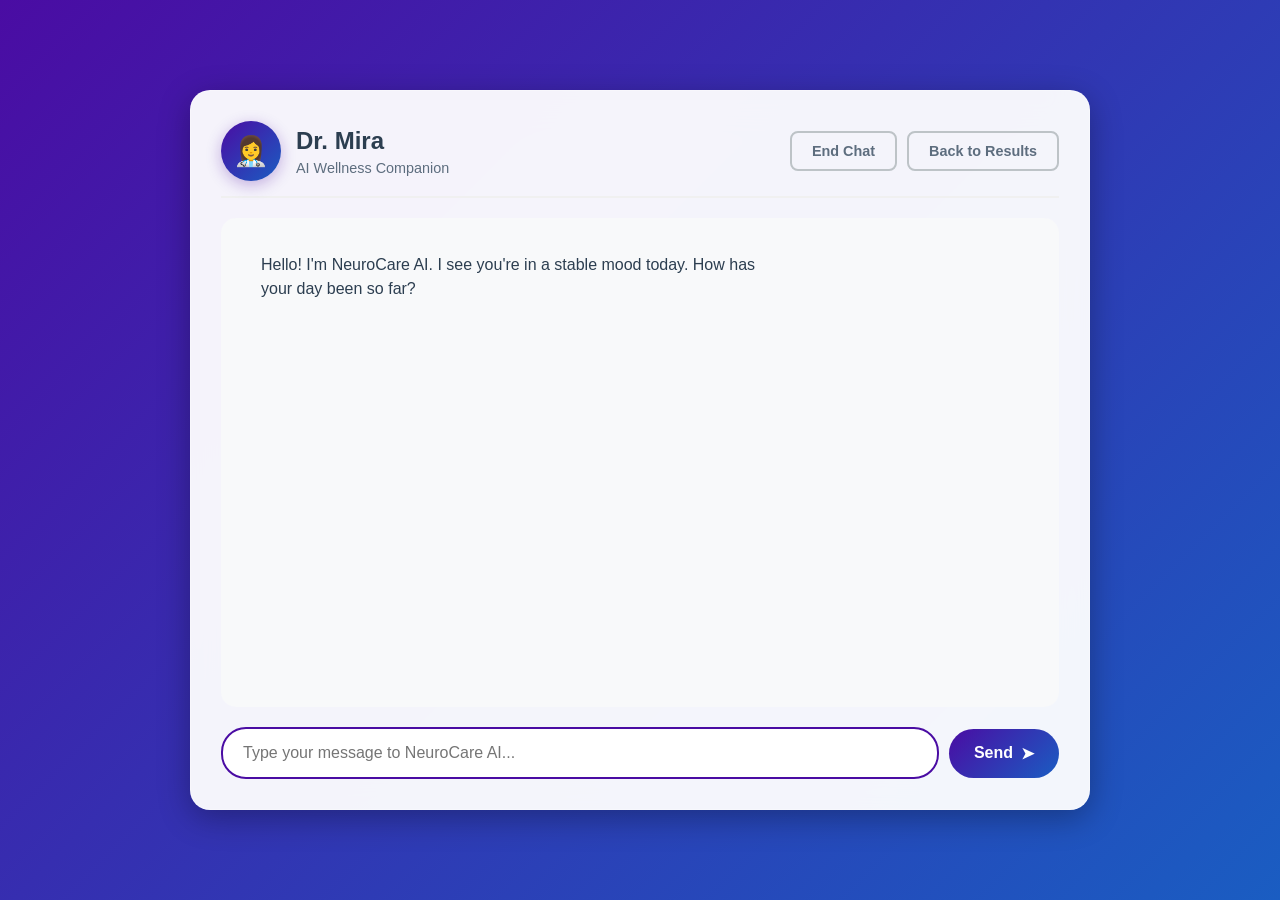
<file: backend/app/chat.html>
<!DOCTYPE html>
<html lang="en">
<head>
    <meta charset="UTF-8">
    <meta name="viewport" content="width=device-width, initial-scale=1.0">
    <title>Chat with Dr. Mira - Mental Health Analyzer</title>
    <style>
        :root {
            --primary-color: #4a6fa5;
            --secondary-color: #6b8cbc;
            --accent-color: #ff7e5f;
            --light-color: #f5f7fa;
            --dark-color: #333;
            --bot-bubble: #4a0ca3;
            --user-bubble: #1a5dc2;
        }
        
        * {
            margin: 0;
            padding: 0;
            box-sizing: border-box;
            font-family: 'Segoe UI', Tahoma, Geneva, Verdana, sans-serif;
        }
        
        body {
            background: linear-gradient(135deg, #4a0ca3 0%, #1a5dc2 100%);
            min-height: 100vh;
            display: flex;
            justify-content: center;
            align-items: center;
            padding: 20px;
        }
        
        .container {
            width: 100%;
            max-width: 900px;
            height: 80vh;
            display: flex;
            flex-direction: column;
        }

        .glass-card {
            background: rgba(255, 255, 255, 0.95);
            backdrop-filter: blur(20px);
            -webkit-backdrop-filter: blur(20px);
            border-radius: 20px;
            padding: 30px;
            box-shadow: 0 8px 32px rgba(0, 0, 0, 0.3);
            border: 1px solid rgba(255, 255, 255, 0.3);
            color: #2c3e50;
            display: flex;
            flex-direction: column;
            height: 100%;
            animation: slideUp 0.6s ease-out;
        }

        @keyframes slideUp {
            from { 
                opacity: 0; 
                transform: translateY(40px) scale(0.95); 
            }
            to { 
                opacity: 1; 
                transform: translateY(0) scale(1); 
            }
        }

        .chat-header {
            display: flex;
            align-items: center;
            justify-content: space-between;
            margin-bottom: 20px;
            padding-bottom: 15px;
            border-bottom: 2px solid #f0f0f0;
        }

        .doctor-info {
            display: flex;
            align-items: center;
            gap: 15px;
        }

        .doctor-avatar {
            width: 60px;
            height: 60px;
            background: linear-gradient(135deg, #4a0ca3 0%, #1a5dc2 100%);
            border-radius: 50%;
            display: flex;
            align-items: center;
            justify-content: center;
            font-size: 1.8rem;
            color: white;
            box-shadow: 0 4px 15px rgba(74, 12, 163, 0.3);
        }

        .doctor-details h2 {
            font-size: 1.5rem;
            color: #2c3e50;
            margin-bottom: 5px;
        }

        .doctor-details p {
            color: #5d6d7e;
            font-size: 0.9rem;
        }

        .header-actions {
            display: flex;
            gap: 10px;
        }

        .btn {
            padding: 10px 20px;
            border-radius: 8px;
            border: none;
            font-size: 0.9rem;
            font-weight: 600;
            cursor: pointer;
            transition: all 0.3s ease;
        }

        .btn-outline {
            background: transparent;
            color: #5d6d7e;
            border: 2px solid #bdc3c7;
        }

        .btn-outline:hover {
            background: #f8f9fa;
            border-color: var(--bot-bubble);
            color: var(--bot-bubble);
        }

        .chat-container {
            flex: 1;
            overflow-y: auto;
            padding: 20px;
            background: #f8f9fa;
            border-radius: 15px;
            margin-bottom: 20px;
            display: flex;
            flex-direction: column;
            gap: 15px;
        }

        .message {
            max-width: 70%;
            padding: 15px 20px;
            border-radius: 18px;
            line-height: 1.5;
            animation: messageAppear 0.3s ease-out;
        }

        @keyframes messageAppear {
            from {
                opacity: 0;
                transform: translateY(10px);
            }
            to {
                opacity: 1;
                transform: translateY(0);
            }
        }

        .bot-message {
            align-self: flex-start;
            background: linear-gradient(135deg, var(--bot-bubble) 0%, #6b46c1 100%);
            color: white;
            border-bottom-left-radius: 5px;
        }

        .user-message {
            align-self: flex-end;
            background: linear-gradient(135deg, var(--user-bubble) 0%, #4299e1 100%);
            color: white;
            border-bottom-right-radius: 5px;
        }

        .typing-indicator {
            align-self: flex-start;
            background: #e9ecef;
            color: #6c757d;
            padding: 15px 20px;
            border-radius: 18px;
            border-bottom-left-radius: 5px;
            font-style: italic;
        }

        .input-container {
            display: flex;
            gap: 10px;
            align-items: center;
        }

        .message-input {
            flex: 1;
            padding: 15px 20px;
            border: 2px solid #e9ecef;
            border-radius: 25px;
            font-size: 1rem;
            outline: none;
            transition: border-color 0.3s ease;
        }

        .message-input:focus {
            border-color: var(--bot-bubble);
        }

        .send-btn {
            padding: 15px 25px;
            background: linear-gradient(135deg, var(--bot-bubble) 0%, var(--user-bubble) 100%);
            color: white;
            border: none;
            border-radius: 25px;
            font-size: 1rem;
            font-weight: 600;
            cursor: pointer;
            transition: all 0.3s ease;
            display: flex;
            align-items: center;
            gap: 8px;
        }

        .send-btn:hover {
            transform: translateY(-2px);
            box-shadow: 0 4px 15px rgba(74, 12, 163, 0.3);
        }

        .send-btn:disabled {
            opacity: 0.6;
            cursor: not-allowed;
            transform: none;
        }

        .welcome-message {
            text-align: center;
            color: #6c757d;
            font-style: italic;
            margin: 20px 0;
        }

        /* Scrollbar styling */
        .chat-container::-webkit-scrollbar {
            width: 6px;
        }

        .chat-container::-webkit-scrollbar-track {
            background: #f1f1f1;
            border-radius: 3px;
        }

        .chat-container::-webkit-scrollbar-thumb {
            background: var(--bot-bubble);
            border-radius: 3px;
        }

        @media (max-width: 768px) {
            .container {
                height: 90vh;
            }
            
            .glass-card {
                padding: 20px;
            }
            
            .message {
                max-width: 85%;
            }
            
            .doctor-avatar {
                width: 50px;
                height: 50px;
                font-size: 1.5rem;
            }
            
            .doctor-details h2 {
                font-size: 1.3rem;
            }
        }
    </style>
</head>
<body>
    <div class="container">
        <div class="glass-card">
            <div class="chat-header">
                <div class="doctor-info">
                    <div class="doctor-avatar">👩‍⚕️</div>
                    <div class="doctor-details">
                        <h2>Dr. Mira</h2>
                        <p>AI Wellness Companion</p>
                    </div>
                </div>
                <div class="header-actions">
                    <button id="end-chat-btn" class="btn btn-outline">End Chat</button>
                    <button id="back-btn" class="btn btn-outline">Back to Results</button>
                </div>
            </div>

            <div class="chat-container" id="chat-container">
                <div class="welcome-message" id="welcome-message">
                    Starting your conversation with Dr. Mira...
                </div>
                <!-- Messages will be added here dynamically -->
            </div>

            <div class="input-container">
                <input 
                    type="text" 
                    class="message-input" 
                    id="message-input" 
                    placeholder="Type your message here..." 
                    disabled
                >
                <button class="send-btn" id="send-btn" disabled>
                    <span>Send</span>
                    <span>➤</span>
                </button>
            </div>
        </div>
    </div>

    <script src="chat.js"></script>
</body>
</html>
</file>
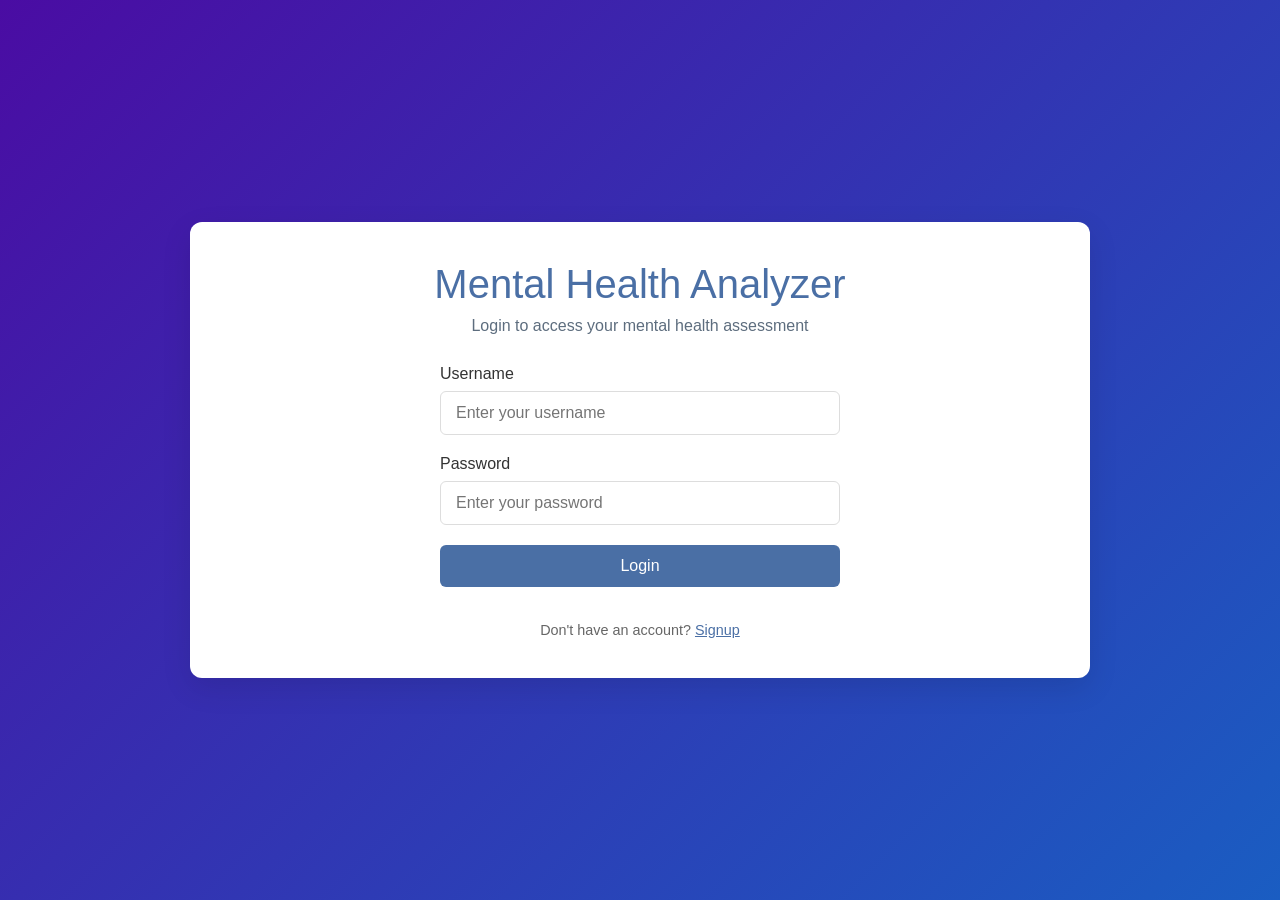
<file: backend/app/login.html>
<!DOCTYPE html>
<html lang="en">
<head>
    <meta charset="UTF-8">
    <meta name="viewport" content="width=device-width, initial-scale=1.0">
    <title>Mental Health Analyzer</title>
    <style>
        :root {
            --primary-color: #4a6fa5;
            --secondary-color: #6b8cbc;
            --accent-color: #ff7e5f;
            --light-color: #f5f7fa;
            --dark-color: #333;
            --success-color: #4caf50;
            --error-color: #f44336;
        }
        
        * {
            margin: 0;
            padding: 0;
            box-sizing: border-box;
            font-family: 'Segoe UI', Tahoma, Geneva, Verdana, sans-serif;
        }
        
        body {
            background: linear-gradient(135deg, #4a0ca3 0%, #1a5dc2 100%);
            min-height: 100vh;
            display: flex;
            justify-content: center;
            align-items: center;
            padding: 20px;
        }
        
        .container {
            width: 100%;
            max-width: 900px;
            background-color: white;
            border-radius: 12px;
            box-shadow: 0 10px 30px rgba(0, 0, 0, 0.1);
            overflow: hidden;
        }
        
        .page {
            padding: 40px;
            display: none;
        }
        
        .active {
            display: block;
            animation: fadeIn 0.5s ease-in;
        }

        @keyframes fadeIn {
            from { opacity: 0; transform: translateY(20px); }
            to { opacity: 1; transform: translateY(0); }
        }
        
        /* Login/Signup Page Styles */
        .auth-container {
            text-align: center;
        }
        
        .logo {
            font-size: 2.5rem;
            color: var(--primary-color);
            margin-bottom: 10px;
        }
        
        .tagline {
            color: var(--dark-color);
            margin-bottom: 30px;
            font-size: 1.1rem;
        }
        
        .auth-form {
            max-width: 400px;
            margin: 0 auto;
        }
        
        .form-group {
            margin-bottom: 20px;
            text-align: left;
        }
        
        label {
            display: block;
            margin-bottom: 8px;
            color: var(--dark-color);
            font-weight: 500;
        }
        
        input {
            width: 100%;
            padding: 12px 15px;
            border: 1px solid #ddd;
            border-radius: 6px;
            font-size: 1rem;
            transition: border 0.3s;
        }
        
        input:focus {
            border-color: var(--primary-color);
            outline: none;
            box-shadow: 0 0 0 2px rgba(74, 111, 165, 0.2);
        }
        
        .btn {
            background-color: var(--primary-color);
            color: white;
            border: none;
            padding: 12px 20px;
            border-radius: 6px;
            font-size: 1rem;
            cursor: pointer;
            transition: background-color 0.3s;
            width: 100%;
            margin-bottom: 15px;
        }
        
        .btn:hover {
            background-color: var(--secondary-color);
        }
        
        .toggle-text {
            margin-top: 20px;
            font-size: 0.9rem;
            color: #666;
        }
        
        .toggle-link {
            color: var(--primary-color);
            cursor: pointer;
            text-decoration: underline;
        }
        
        .error-message {
            color: var(--error-color);
            margin-top: 10px;
            font-size: 0.9rem;
            text-align: center;
        }
        
        .success-message {
            color: var(--success-color);
            margin-top: 10px;
            font-size: 0.9rem;
            text-align: center;
        }

        /* Questions Page Styles */
        .glass-card {
            background: rgba(255, 255, 255, 0.95);
            backdrop-filter: blur(20px);
            -webkit-backdrop-filter: blur(20px);
            border-radius: 20px;
            padding: 40px 30px;
            box-shadow: 0 8px 32px rgba(0, 0, 0, 0.3);
            border: 1px solid rgba(255, 255, 255, 0.3);
            color: #2c3e50;
            text-align: center;
            animation: slideUp 0.6s ease-out;
        }

        @keyframes slideUp {
            from { 
                opacity: 0; 
                transform: translateY(40px) scale(0.95); 
            }
            to { 
                opacity: 1; 
                transform: translateY(0) scale(1); 
            }
        }

        .questions-header {
            margin-bottom: 10px;
        }

        h1 {
            font-size: 32px;
            margin-bottom: 10px;
            font-weight: 600;
            color: #2c3e50;
            background: linear-gradient(135deg, #4a0ca3 0%, #1a5dc2 100%);
            -webkit-background-clip: text;
            -webkit-text-fill-color: transparent;
            background-clip: text;
        }

        .tagline {
            font-size: 16px;
            margin-bottom: 30px;
            color: #5d6d7e;
        }

        .question-container {
            text-align: left;
        }

        .question {
            margin-bottom: 30px;
            animation: questionAppear 0.5s ease-out;
        }

        @keyframes questionAppear {
            from { 
                opacity: 0; 
                transform: translateX(-20px); 
            }
            to { 
                opacity: 1; 
                transform: translateX(0); 
            }
        }

        .question-category {
            font-size: 14px;
            color: #8e44ad;
            margin-bottom: 10px;
            text-transform: uppercase;
            letter-spacing: 1px;
            font-weight: 600;
        }

        .question-text {
            font-size: 20px;
            margin-bottom: 20px;
            font-weight: 500;
            line-height: 1.5;
            color: #2c3e50;
        }

        .options {
            display: flex;
            flex-direction: column;
            gap: 12px;
        }

        .option {
            padding: 15px 20px;
            border-radius: 12px;
            border: 2px solid #e3e8f0;
            background: #ffffff;
            color: #2c3e50;
            cursor: pointer;
            transition: all 0.3s ease;
            font-size: 16px;
            text-align: left;
            position: relative;
            overflow: hidden;
        }

        .option:hover {
            background: #f8f9fa;
            transform: translateY(-3px);
            border-color: #4a0ca3;
            box-shadow: 0 5px 15px rgba(74, 12, 163, 0.1);
        }

        .option.selected {
            background: linear-gradient(135deg, #4a0ca3 0%, #1a5dc2 100%);
            color: white;
            border-color: #4a0ca3;
            box-shadow: 0 5px 20px rgba(74, 12, 163, 0.3);
            transform: translateY(-2px);
        }

        .option.selected::before {
            content: "✓";
            position: absolute;
            right: 15px;
            top: 50%;
            transform: translateY(-50%);
            font-weight: bold;
        }

        .nav-buttons {
            display: flex;
            justify-content: space-between;
            margin-top: 30px;
            gap: 15px;
        }

        .nav-btn {
            padding: 15px 30px;
            border-radius: 12px;
            border: none;
            background: linear-gradient(135deg, #4a0ca3 0%, #1a5dc2 100%);
            color: white;
            font-size: 16px;
            font-weight: 600;
            cursor: pointer;
            transition: all 0.3s ease;
            flex: 1;
            box-shadow: 0 4px 15px rgba(74, 12, 163, 0.3);
        }

        .nav-btn:hover {
            transform: translateY(-3px);
            box-shadow: 0 6px 20px rgba(74, 12, 163, 0.4);
        }

        .nav-btn:disabled {
            opacity: 0.5;
            cursor: not-allowed;
            transform: none;
            background: #bdc3c7;
            box-shadow: none;
        }

        .nav-btn:disabled:hover {
            transform: none;
            box-shadow: none;
        }

        .progress-container {
            margin-bottom: 30px;
        }

        .progress-text {
            font-size: 14px;
            margin-bottom: 8px;
            color: #5d6d7e;
            font-weight: 500;
        }

        .progress-bar {
            height: 8px;
            background: #e3e8f0;
            border-radius: 4px;
            overflow: hidden;
            box-shadow: inset 0 1px 3px rgba(0, 0, 0, 0.1);
        }

        .progress {
            height: 100%;
            background: linear-gradient(135deg, #4a0ca3 0%, #1a5dc2 100%);
            border-radius: 4px;
            width: 0%;
            transition: width 0.5s ease;
            position: relative;
        }

        .progress::after {
            content: '';
            position: absolute;
            top: 0;
            left: 0;
            bottom: 0;
            right: 0;
            background-image: linear-gradient(
                -45deg,
                rgba(255, 255, 255, 0.2) 25%,
                transparent 25%,
                transparent 50%,
                rgba(255, 255, 255, 0.2) 50%,
                rgba(255, 255, 255, 0.2) 75%,
                transparent 75%,
                transparent
            );
            background-size: 20px 20px;
            animation: progressStripes 1s linear infinite;
        }

        @keyframes progressStripes {
            0% { background-position: 0 0; }
            100% { background-position: 20px 0; }
        }

        .logout-btn {
            position: absolute;
            top: 20px;
            right: 20px;
            padding: 10px 20px;
            border-radius: 8px;
            border: 1px solid rgba(255, 255, 255, 0.25);
            background: rgba(255, 255, 255, 0.1);
            color: white;
            cursor: pointer;
            transition: all 0.3s ease;
        }

        .logout-btn:hover {
            background: rgba(255, 255, 255, 0.2);
        }

        @media (max-width: 480px) {
            .glass-card {
                padding: 30px 20px;
            }
            
            h1 {
                font-size: 28px;
            }
            
            .nav-buttons {
                flex-direction: column;
            }
            
            .question-text {
                font-size: 18px;
            }
        }
    </style>
</head>
<body>
    <div class="container">
        <!-- Login Page -->
        <div id="login-page" class="page active">
            <div class="auth-container">
                <div class="logo">Mental Health Analyzer</div>
                <p class="tagline">Login to access your mental health assessment</p>
                
                <form class="auth-form" id="login-form">
                    <div class="form-group">
                        <label for="username">Username</label>
                        <input type="text" id="username" placeholder="Enter your username" required>
                    </div>
                    
                    <div class="form-group">
                        <label for="password">Password</label>
                        <input type="password" id="password" placeholder="Enter your password" required>
                    </div>
                    
                    <button type="submit" class="btn">Login</button>
                    
                    <div id="login-message" class="error-message"></div>
                    
                    <div class="toggle-text">
                        Don't have an account? <span class="toggle-link" id="show-signup">Signup</span>
                    </div>
                </form>
            </div>
        </div>

        <!-- Signup Page -->
        <div id="signup-page" class="page">
            <div class="auth-container">
                <div class="logo">Mental Health Analyzer</div>
                <p class="tagline">Create your account</p>
                
                <form class="auth-form" id="signup-form">
                    <div class="form-group">
                        <label for="signup-username">Username</label>
                        <input type="text" id="signup-username" placeholder="Choose a username" required>
                    </div>
                    
                    <div class="form-group">
                        <label for="signup-email">Email</label>
                        <input type="email" id="signup-email" placeholder="Enter your email" required>
                    </div>
                    
                    <div class="form-group">
                        <label for="signup-password">Password</label>
                        <input type="password" id="signup-password" placeholder="Create a password" required>
                    </div>
                    
                    <div class="form-group">
                        <label for="confirm-password">Confirm Password</label>
                        <input type="password" id="confirm-password" placeholder="Confirm your password" required>
                    </div>
                    
                    <button type="submit" class="btn">Sign Up</button>
                    
                    <div id="signup-message" class="error-message"></div>
                    
                    <div class="toggle-text">
                        Already have an account? <span class="toggle-link" id="show-login">Login</span>
                    </div>
                </form>
            </div>
        </div>
        
        <!-- Questions Page -->
        <div id="questions-page" class="page">
            <button class="logout-btn" id="questions-logout-btn">Logout</button>
            
            <div class="glass-card">
                <div class="questions-header">
                    <h1>Mental Health Assessment</h1>
                </div>
                <p class="tagline">Answer honestly to get the best analysis of your mental well-being</p>
                
                <div class="progress-container">
                    <div class="progress-text" id="progressText">Question 1 of 10</div>
                    <div class="progress-bar">
                        <div class="progress" id="progressBar"></div>
                    </div>
                </div>
                
                <div class="question-container">
                    <div class="question" id="questionElement">
                        <!-- Questions will be loaded here dynamically by questions.js -->
                    </div>
                    
                    <div class="nav-buttons">
                        <button class="nav-btn" id="prevBtn" onclick="previousQuestion()" disabled>Previous</button>
                        <button class="nav-btn" id="nextBtn" onclick="nextQuestion()">Next Question</button>
                    </div>
                </div>
            </div>
        </div>
    </div>

    <script>
        // DOM Elements
        const loginPage = document.getElementById('login-page');
        const signupPage = document.getElementById('signup-page');
        const questionsPage = document.getElementById('questions-page');
        
        const loginForm = document.getElementById('login-form');
        const signupForm = document.getElementById('signup-form');
        
        const loginMessage = document.getElementById('login-message');
        const signupMessage = document.getElementById('signup-message');
        
        const showSignupLink = document.getElementById('show-signup');
        const showLoginLink = document.getElementById('show-login');
        
        const questionsLogoutBtn = document.getElementById('questions-logout-btn');

        // Toggle between login and signup
        showSignupLink.addEventListener('click', function() {
            loginPage.classList.remove('active');
            signupPage.classList.add('active');
        });

        showLoginLink.addEventListener('click', function() {
            signupPage.classList.remove('active');
            loginPage.classList.add('active');
        });

        // Login functionality
        loginForm.addEventListener('submit', function(e) {
            e.preventDefault();
            
            const username = document.getElementById('username').value;
            const password = document.getElementById('password').value;
            
            // Simple validation - in real app, this would be API call
            if (username && password) {
                loginMessage.textContent = '';
                loginMessage.className = 'success-message';
                loginMessage.textContent = 'Login successful! Redirecting...';
                
                // Store user in localStorage
                localStorage.setItem('currentUser', username);
                
                // Switch to questions page after short delay
                setTimeout(() => {
                    loginPage.classList.remove('active');
                    questionsPage.classList.add('active');
                    loginForm.reset();
                    
                    // Initialize the questionnaire
                    if (typeof initQuestionnaire === 'function') {
                        initQuestionnaire();
                    }
                }, 1000);
            } else {
                loginMessage.textContent = 'Please enter both username and password';
                loginMessage.className = 'error-message';
            }
        });

        // Signup functionality
        signupForm.addEventListener('submit', function(e) {
            e.preventDefault();
            
            const username = document.getElementById('signup-username').value;
            const email = document.getElementById('signup-email').value;
            const password = document.getElementById('signup-password').value;
            const confirmPassword = document.getElementById('confirm-password').value;
            
            // Simple validation
            if (!username || !email || !password || !confirmPassword) {
                signupMessage.textContent = 'Please fill in all fields';
                signupMessage.className = 'error-message';
                return;
            }
            
            if (password !== confirmPassword) {
                signupMessage.textContent = 'Passwords do not match';
                signupMessage.className = 'error-message';
                return;
            }
            
            // In real app, this would be API call to create account
            signupMessage.textContent = '';
            signupMessage.className = 'success-message';
            signupMessage.textContent = 'Account created successfully! Redirecting to login...';
            
            // Switch to login page after short delay
            setTimeout(() => {
                signupPage.classList.remove('active');
                loginPage.classList.add('active');
                signupForm.reset();
            }, 1500);
        });

        // Logout functionality for questions page
        questionsLogoutBtn.addEventListener('click', function() {
            if (confirm('Are you sure you want to logout?')) {
                // Clear user data
                localStorage.removeItem('currentUser');
                localStorage.removeItem('moodAnswers');
                
                // Return to login page
                questionsPage.classList.remove('active');
                loginPage.classList.add('active');
                loginForm.reset();
            }
        });
    </script>

    <!-- Include the questions.js file -->
    <script src="questions.js"></script>
</body>
</html>
</file>
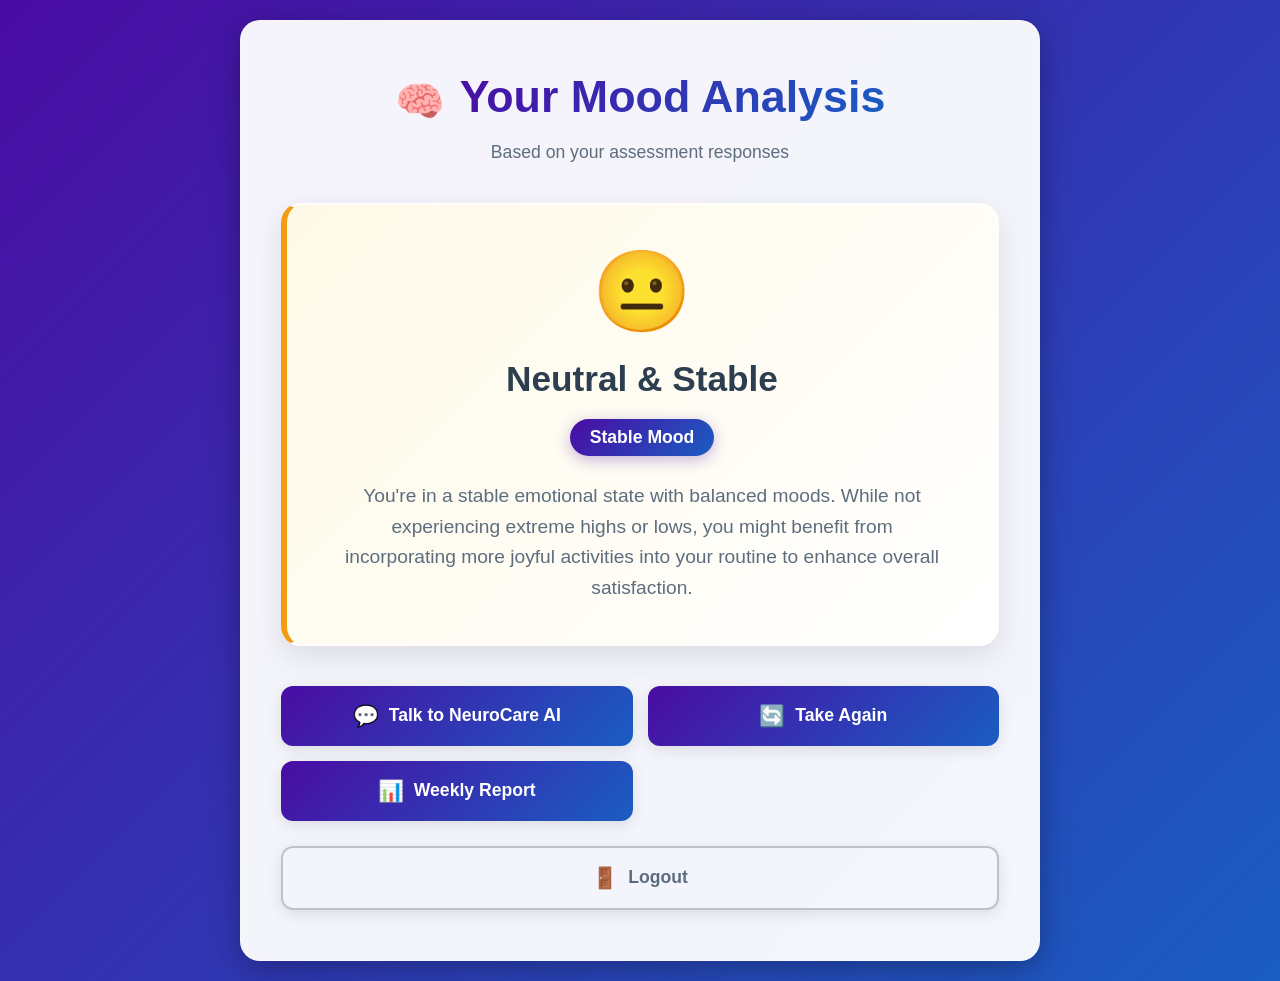
<file: backend/app/results.html>
<!DOCTYPE html>
<html lang="en">
<head>
    <meta charset="UTF-8">
    <meta name="viewport" content="width=device-width, initial-scale=1.0">
    <title>Your Results - Mental Health Analyzer</title>
    <style>
        :root {
            --primary-color: #4a6fa5;
            --secondary-color: #6b8cbc;
            --accent-color: #ff7e5f;
            --light-color: #f5f7fa;
            --dark-color: #333;
            --success-color: #4caf50;
            --error-color: #f44336;
            --button-color: #4a0ca3;
            --button-hover: #1a5dc2;
        }
        
        * {
            margin: 0;
            padding: 0;
            box-sizing: border-box;
            font-family: 'Segoe UI', Tahoma, Geneva, Verdana, sans-serif;
        }
        
        body {
            background: linear-gradient(135deg, #4a0ca3 0%, #1a5dc2 100%);
            min-height: 100vh;
            display: flex;
            justify-content: center;
            align-items: center;
            padding: 20px;
        }
        
        .container {
            width: 100%;
            max-width: 800px;
        }

        .glass-card {
            background: rgba(255, 255, 255, 0.95);
            backdrop-filter: blur(20px);
            -webkit-backdrop-filter: blur(20px);
            border-radius: 20px;
            padding: 50px 40px;
            box-shadow: 0 8px 32px rgba(0, 0, 0, 0.3);
            border: 1px solid rgba(255, 255, 255, 0.3);
            color: #2c3e50;
            text-align: center;
            animation: slideUp 0.6s ease-out;
        }

        @keyframes slideUp {
            from { 
                opacity: 0; 
                transform: translateY(40px) scale(0.95); 
            }
            to { 
                opacity: 1; 
                transform: translateY(0) scale(1); 
            }
        }

        .header {
            text-align: center;
            margin-bottom: 40px;
        }

        .logo {
            display: flex;
            align-items: center;
            justify-content: center;
            gap: 15px;
            margin-bottom: 10px;
        }

        .logo-icon {
            font-size: 2.5rem;
            animation: bounce 2s infinite;
        }

        @keyframes bounce {
            0%, 20%, 50%, 80%, 100% { transform: translateY(0); }
            40% { transform: translateY(-10px); }
            60% { transform: translateY(-5px); }
        }

        h1 {
            font-size: 2.8rem;
            font-weight: 700;
            background: linear-gradient(135deg, #4a0ca3 0%, #1a5dc2 100%);
            -webkit-background-clip: text;
            -webkit-text-fill-color: transparent;
            background-clip: text;
            margin-bottom: 10px;
        }

        .subtitle {
            color: #5d6d7e;
            font-size: 1.1rem;
            margin-bottom: 40px;
        }

        .mood-result {
            padding: 40px 30px;
            border-radius: 20px;
            margin-bottom: 40px;
            background: linear-gradient(135deg, #f8f9fa 0%, #ffffff 100%);
            box-shadow: 0 10px 30px rgba(0, 0, 0, 0.1);
            border: 2px solid rgba(255, 255, 255, 0.8);
            animation: pulse 2s infinite;
        }

        @keyframes pulse {
            0% { transform: scale(1); }
            50% { transform: scale(1.02); }
            100% { transform: scale(1); }
        }

        .mood-icon {
            font-size: 5rem;
            margin-bottom: 20px;
            animation: float 3s ease-in-out infinite;
        }

        @keyframes float {
            0% { transform: translateY(0px); }
            50% { transform: translateY(-10px); }
            100% { transform: translateY(0px); }
        }

        .mood-text {
            font-size: 2.2rem;
            font-weight: 700;
            margin-bottom: 20px;
            color: #2c3e50;
        }

        .mood-score {
            display: inline-block;
            background: linear-gradient(135deg, #4a0ca3 0%, #1a5dc2 100%);
            color: white;
            padding: 8px 20px;
            border-radius: 50px;
            font-weight: 600;
            font-size: 1.1rem;
            margin-bottom: 25px;
            box-shadow: 0 4px 15px rgba(74, 12, 163, 0.3);
        }

        .mood-description {
            font-size: 1.2rem;
            line-height: 1.6;
            color: #5d6d7e;
            max-width: 600px;
            margin: 0 auto;
        }

        .result-actions {
            display: grid;
            grid-template-columns: repeat(2, 1fr);
            gap: 15px;
            margin-top: 30px;
        }

        .btn {
            padding: 18px 25px;
            border-radius: 12px;
            border: none;
            font-size: 1.1rem;
            font-weight: 600;
            cursor: pointer;
            transition: all 0.3s ease;
            display: flex;
            align-items: center;
            justify-content: center;
            gap: 10px;
            box-shadow: 0 4px 15px rgba(0, 0, 0, 0.1);
            background: linear-gradient(135deg, var(--button-color) 0%, var(--button-hover) 100%);
            color: white;
        }

        .btn:hover {
            transform: translateY(-3px);
            box-shadow: 0 6px 20px rgba(0, 0, 0, 0.2);
        }

        .btn-outline {
            background: transparent;
            color: #5d6d7e;
            border: 2px solid #bdc3c7;
            grid-column: 1 / -1;
            margin-top: 10px;
        }

        .btn-outline:hover {
            background: #f8f9fa;
            border-color: var(--button-color);
            color: var(--button-color);
        }

        .btn-icon {
            font-size: 1.3rem;
        }

        /* Mood-specific styles */
        .mood-positive {
            background: linear-gradient(135deg, #e8f5e8 0%, #ffffff 100%);
            border-left: 6px solid #2ecc71;
        }

        .mood-neutral {
            background: linear-gradient(135deg, #fef9e7 0%, #ffffff 100%);
            border-left: 6px solid #f39c12;
        }

        .mood-support {
            background: linear-gradient(135deg, #fdedec 0%, #ffffff 100%);
            border-left: 6px solid #e74c3c;
        }

        /* Responsive design */
        @media (max-width: 768px) {
            .glass-card {
                padding: 30px 20px;
            }
            
            h1 {
                font-size: 2.2rem;
            }
            
            .mood-icon {
                font-size: 4rem;
            }
            
            .mood-text {
                font-size: 1.8rem;
            }
            
            .result-actions {
                grid-template-columns: 1fr;
            }
            
            .btn {
                padding: 16px 20px;
            }
        }

        @media (max-width: 480px) {
            .logo {
                flex-direction: column;
                gap: 10px;
            }
            
            h1 {
                font-size: 1.8rem;
            }
            
            .mood-icon {
                font-size: 3.5rem;
            }
            
            .mood-text {
                font-size: 1.5rem;
            }
            
            .mood-description {
                font-size: 1rem;
            }
        }
    </style>
</head>
<body>
    <div class="container">
        <div class="glass-card">
            <div class="header">
                <div class="logo">
                    <span class="logo-icon">🧠</span>
                    <h1>Your Mood Analysis</h1>
                </div>
                <p class="subtitle">Based on your assessment responses</p>
            </div>

            <div class="mood-result" id="mood-result">
                <div class="mood-icon" id="mood-icon">😊</div>
                <h3 class="mood-text" id="mood-text">Analyzing your mood...</h3>
                <div class="mood-score" id="mood-score">Processing</div>
                <p class="mood-description" id="mood-description">
                    We're analyzing your responses to provide personalized insights about your mental wellbeing.
                </p>
            </div>
            
            <div class="result-actions">
                <button id="talk-btn" class="btn">
                    <span class="btn-icon">💬</span>
                    Talk to NeuroCare AI
                </button>
                <button id="retake-btn" class="btn">
                    <span class="btn-icon">🔄</span>
                    Take Again
                </button>
                <button id="report-btn" class="btn">
                    <span class="btn-icon">📊</span>
                    Weekly Report
                </button>
                <button id="logout-btn" class="btn btn-outline">
                    <span class="btn-icon">🚪</span>
                    Logout
                </button>
            </div>
        </div>
    </div>

    <script>
        // Mood configuration with emojis and descriptions - UPDATED TO MATCH LLM OUTPUT
        const moodConfig = {
            'Happy/Calm': {
                emoji: '😊',
                title: 'Happy & Calm',
                description: 'Your responses indicate excellent mental wellbeing! You\'re experiencing positive emotions, good stress management, and healthy coping mechanisms. Continue practicing self-care and mindfulness to maintain this wonderful balance.',
                score: 'Excellent Mood'
            },
            'Neutral': {
                emoji: '😐',
                title: 'Neutral & Stable',
                description: 'You\'re in a stable emotional state with balanced moods. While not experiencing extreme highs or lows, you might benefit from incorporating more joyful activities into your routine to enhance overall satisfaction.',
                score: 'Stable Mood'
            },
            'Stressed': {
                emoji: '😥',
                title: 'Stressed & Overwhelmed',
                description: 'You appear to be dealing with significant stress. Break tasks into smaller steps, practice time management, and ensure you\'re getting adequate rest. Remember to prioritize self-care during demanding times.',
                score: 'High Stress'
            },
            'Depressed/Low': {
                emoji: '😔',
                title: 'Feeling Low',
                description: 'You seem to be experiencing some emotional discomfort or low mood. Remember that it\'s okay to feel this way sometimes. Consider reaching out to supportive people or engaging in activities that usually lift your spirits.',
                score: 'Needs Support'
            },
            'Tired/Exhausted': {
                emoji: '😴',
                title: 'Fatigued & Drained',
                description: 'Your energy levels seem low, which can affect mood and motivation. Focus on getting quality sleep, proper nutrition, and gentle movement. Consider whether you need more rest or a change in routine.',
                score: 'Low Energy'
            }
        };

        // Function to display mood results
        function displayMoodResult(mood) {
            // Map any mood variations to the expected keys
            let moodKey = mood;
            if (mood.includes('Happy') || mood.includes('Calm')) {
                moodKey = 'Happy/Calm';
            } else if (mood.includes('Depressed') || mood.includes('Low') || mood.includes('Sad')) {
                moodKey = 'Depressed/Low';
            } else if (mood.includes('Tired') || mood.includes('Exhausted')) {
                moodKey = 'Tired/Exhausted';
            } else if (mood.includes('Stressed') || mood.includes('Overwhelmed')) {
                moodKey = 'Stressed';
            } else if (mood.includes('Neutral') || mood.includes('Stable')) {
                moodKey = 'Neutral';
            }
            
            const moodData = moodConfig[moodKey] || moodConfig['Neutral'];
            
            const moodIcon = document.getElementById('mood-icon');
            const moodText = document.getElementById('mood-text');
            const moodScore = document.getElementById('mood-score');
            const moodDescription = document.getElementById('mood-description');
            const moodResult = document.getElementById('mood-result');

            // Update content
            moodIcon.textContent = moodData.emoji;
            moodText.textContent = moodData.title;
            moodScore.textContent = moodData.score;
            moodDescription.textContent = moodData.description;

            // Update styling based on mood type
            moodResult.className = 'mood-result';
            if (moodKey === 'Happy/Calm') {
                moodResult.classList.add('mood-positive');
            } else if (moodKey === 'Neutral') {
                moodResult.classList.add('mood-neutral');
            } else {
                moodResult.classList.add('mood-support');
            }
        }

        // Function to generate a simple report using localStorage data
        function generateSimpleReport() {
            const currentMood = localStorage.getItem('currentMood') || 'Not recorded';
            const username = localStorage.getItem('currentUser');
            const moodLogId = localStorage.getItem('currentMoodLogId');
            
            // Create a simple report object
            const report = {
                username: username,
                period: "Current Session",
                total_entries: moodLogId ? 1 : 0,
                mood_distribution: currentMood !== 'Not recorded' ? { [currentMood]: 1 } : {},
                insights: [
                    currentMood !== 'Not recorded' 
                        ? `Your current mood is: ${currentMood}`
                        : "Complete a mood assessment to get insights",
                    "This report is based on your current session data",
                    "Complete more assessments to get comprehensive weekly insights"
                ],
                recommendations: [
                    "Track your mood regularly for better insights",
                    "Practice mindfulness and self-care daily",
                    "Stay connected with supportive relationships",
                    "Maintain healthy sleep and nutrition habits"
                ],
                mood_trend: "Current session - establish baseline"
            };
            
            // Store the report in localStorage for the report page to use
            localStorage.setItem('currentReport', JSON.stringify(report));
            return true;
        }

        // Function to test if report endpoint is available
        async function testReportEndpoint(username) {
            try {
                const response = await fetch(`/weekly-report/${username}`);
                return response.ok;
            } catch (error) {
                return false;
            }
        }

        // Get mood from localStorage and display results
        document.addEventListener('DOMContentLoaded', function() {
            const currentMood = localStorage.getItem('currentMood');
            if (currentMood) {
                displayMoodResult(currentMood);
            } else {
                // Fallback if no mood data
                displayMoodResult('Neutral');
            }

            // Button event listeners - UPDATED FOR CHAT FUNCTIONALITY
            document.getElementById('talk-btn').addEventListener('click', function() {
                const moodLogId = localStorage.getItem('currentMoodLogId');
                const username = localStorage.getItem('currentUser');
                
                if (moodLogId && username) {
                    // Direct navigation to chat page - the chat will auto-start
                    window.location.href = '/chat';
                } else {
                    alert('Please complete a mood assessment first.');
                }
            });

            document.getElementById('retake-btn').addEventListener('click', function() {
                // Clear previous answers but keep user logged in
                localStorage.removeItem('moodAnswers');
                localStorage.removeItem('currentMood');
                localStorage.removeItem('currentMoodLogId');
                window.location.href = '/questions';
            });

            document.getElementById('report-btn').addEventListener('click', async function() {
                const username = localStorage.getItem('currentUser');
                if (username) {
                    // Show loading state
                    const originalText = this.innerHTML;
                    this.innerHTML = '<span class="btn-icon">⏳</span>Generating Report...';
                    this.disabled = true;
                    
                    try {
                        // First try the main report endpoint
                        const isEndpointAvailable = await testReportEndpoint(username);
                        
                        if (isEndpointAvailable) {
                            // Use the main report endpoint
                            window.location.href = `/report?user=${username}`;
                        } else {
                            // Generate simple report using localStorage data
                            if (generateSimpleReport()) {
                                window.location.href = `/report?user=${username}&source=local`;
                            } else {
                                alert('Unable to generate report. Please try again.');
                            }
                        }
                    } catch (error) {
                        // Fallback to simple report
                        if (generateSimpleReport()) {
                            window.location.href = `/report?user=${username}&source=local`;
                        } else {
                            alert('Error generating report: ' + error.message);
                        }
                    } finally {
                        // Restore button state
                        this.innerHTML = originalText;
                        this.disabled = false;
                    }
                } else {
                    alert('Please login again.');
                }
            });

            document.getElementById('logout-btn').addEventListener('click', function() {
                if (confirm('Are you sure you want to logout?')) {
                    localStorage.removeItem('currentUser');
                    localStorage.removeItem('currentMood');
                    localStorage.removeItem('currentMoodLogId');
                    localStorage.removeItem('moodAnswers');
                    localStorage.removeItem('currentReport');
                    window.location.href = '/login';
                }
            });
        });
    </script>
</body>
</html>
</file>
